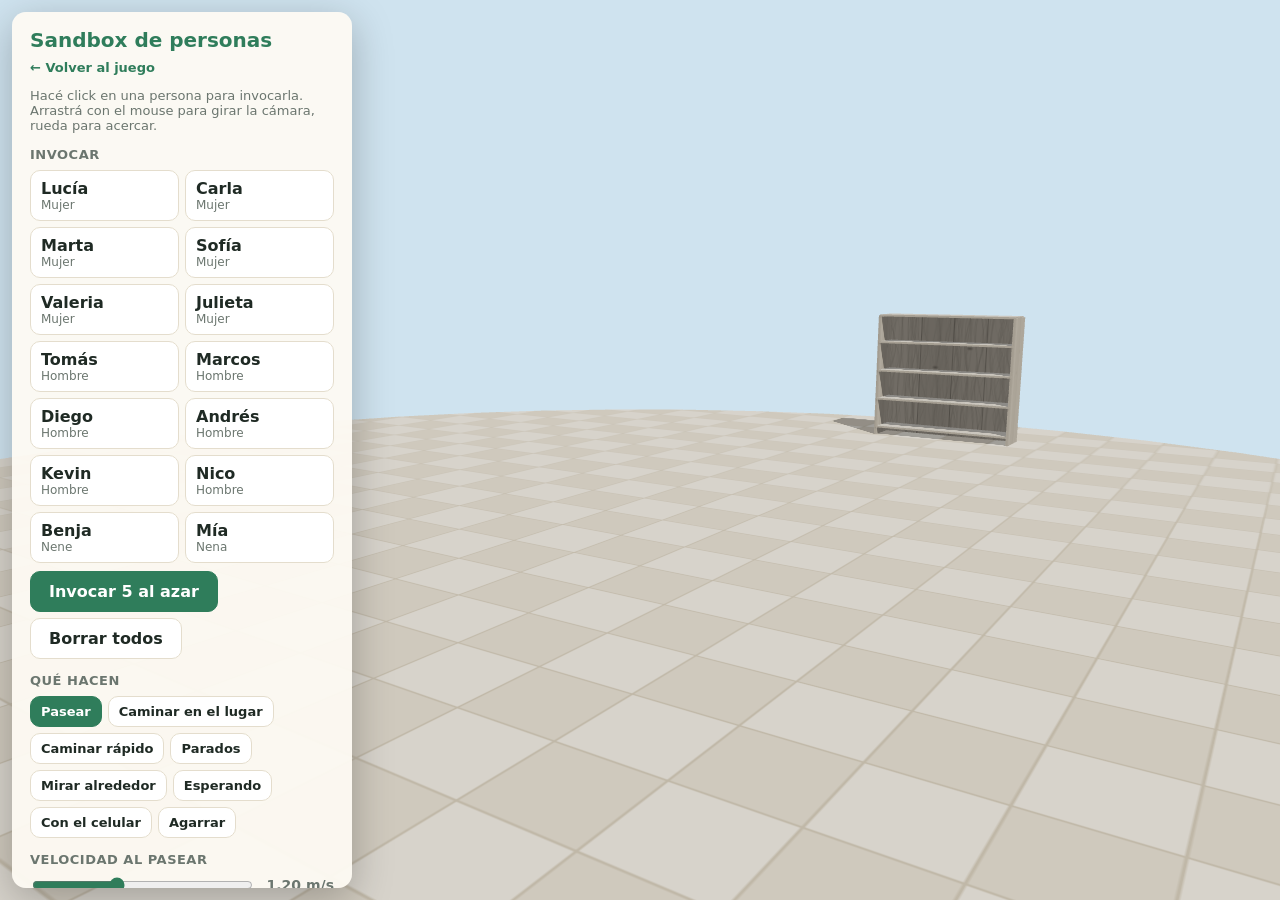
<file: sandbox.html>
<!doctype html>
<html lang="es">
<head>
  <meta charset="utf-8" />
  <meta name="viewport" content="width=device-width, initial-scale=1" />
  <title>Sandbox de personas</title>
  <link rel="stylesheet" href="css/style.css?v=202610250307" />
  <script type="importmap">
{
  "imports": {
    "three": "./vendor/three.module.min.js?v=202610250307",
    "three/addons/controls/OrbitControls.js": "./vendor/addons/controls/OrbitControls.js?v=202610250307",
    "./vendor/addons/controls/OrbitControls.js": "./vendor/addons/controls/OrbitControls.js?v=202610250307",
    "three/addons/loaders/GLTFLoader.js": "./vendor/addons/loaders/GLTFLoader.js?v=202610250307",
    "./vendor/addons/loaders/GLTFLoader.js": "./vendor/addons/loaders/GLTFLoader.js?v=202610250307",
    "three/addons/utils/BufferGeometryUtils.js": "./vendor/addons/utils/BufferGeometryUtils.js?v=202610250307",
    "./vendor/addons/utils/BufferGeometryUtils.js": "./vendor/addons/utils/BufferGeometryUtils.js?v=202610250307",
    "three/addons/utils/SkeletonUtils.js": "./vendor/addons/utils/SkeletonUtils.js?v=202610250307",
    "./vendor/addons/utils/SkeletonUtils.js": "./vendor/addons/utils/SkeletonUtils.js?v=202610250307",
    "./src/audio.js": "./src/audio.js?v=202610250307",
    "./src/boxes.js": "./src/boxes.js?v=202610250307",
    "./src/checkout.js": "./src/checkout.js?v=202610250307",
    "./src/cleaning.js": "./src/cleaning.js?v=202610250307",
    "./src/config.js": "./src/config.js?v=202610250307",
    "./src/customers.js": "./src/customers.js?v=202610250307",
    "./src/economy.js": "./src/economy.js?v=202610250307",
    "./src/exterior.js": "./src/exterior.js?v=202610250307",
    "./src/furniture.js": "./src/furniture.js?v=202610250307",
    "./src/main.js": "./src/main.js?v=202610250307",
    "./src/mover.js": "./src/mover.js?v=202610250307",
    "./src/pathfinding.js": "./src/pathfinding.js?v=202610250307",
    "./src/people.js": "./src/people.js?v=202610250307",
    "./src/player.js": "./src/player.js?v=202610250307",
    "./src/productArt.js": "./src/productArt.js?v=202610250307",
    "./src/productMeshes.js": "./src/productMeshes.js?v=202610250307",
    "./src/sandbox.js": "./src/sandbox.js?v=202610250307",
    "./src/save.js": "./src/save.js?v=202610250307",
    "./src/shelves.js": "./src/shelves.js?v=202610250307",
    "./src/textures.js": "./src/textures.js?v=202610250307",
    "./src/traffic.js": "./src/traffic.js?v=202610250307",
    "./src/ui.js": "./src/ui.js?v=202610250307",
    "./src/world.js": "./src/world.js?v=202610250307"
  }
}
  </script>
</head>
<body>
  <div id="app">
    <aside id="sandbox-panel">
      <div class="sb-head">
        <h2>Sandbox de personas</h2>
        <a href="./" class="sb-back">← Volver al juego</a>
      </div>
      <p class="small">Hacé click en una persona para invocarla. Arrastrá con el mouse para girar la cámara, rueda para acercar.</p>

      <h3>Invocar</h3>
      <div id="sb-people" class="sb-grid"></div>
      <div class="sb-row">
        <button class="btn primary" id="sb-random">Invocar 5 al azar</button>
        <button class="btn" id="sb-clear">Borrar todos</button>
      </div>

      <h3>Qué hacen</h3>
      <div class="sb-row" id="sb-modes">
        <button class="btn sb-mode active" data-mode="wander">Pasear</button>
        <button class="btn sb-mode" data-mode="walk">Caminar en el lugar</button>
        <button class="btn sb-mode" data-mode="walkFast">Caminar rápido</button>
        <button class="btn sb-mode" data-mode="idle">Parados</button>
        <button class="btn sb-mode" data-mode="look">Mirar alrededor</button>
        <button class="btn sb-mode" data-mode="wait">Esperando</button>
        <button class="btn sb-mode" data-mode="phone">Con el celular</button>
        <button class="btn sb-mode" data-mode="take">Agarrar</button>
      </div>

      <h3>Velocidad al pasear</h3>
      <div class="setting"><input type="range" id="sb-speed" min="0.6" max="2.2" step="0.05" value="1.2" /><span id="sb-speed-val" class="sens-val">1.20 m/s</span></div>

      <p class="small" id="sb-status">Personas: 0</p>
      <p class="small credits">Modelos y animaciones: <a href="https://github.com/microsoft/Microsoft-Rocketbox" target="_blank" rel="noopener">Microsoft Rocketbox</a> (licencia MIT).</p>
    </aside>
    <div id="sb-loading" class="hidden">Cargando…</div>
  </div>
  <script type="module" src="src/sandbox.js?v=202610250307"></script>
</body>
</html>
</file>
<file: css/style.css>
:root {
  --bg: #0f1a14;
  --card: #fdfaf3;
  --ink: #1f2a24;
  --muted: #6b766f;
  --green: #2f7d5b;
  --green-dark: #1f5a40;
  --yellow: #f2c94c;
  --red: #c0392b;
  --chip: rgba(15, 26, 20, 0.72);
  --line: #e4ddcd;
}

* { box-sizing: border-box; }
html, body { margin: 0; height: 100%; overflow: hidden; background: var(--bg); font-family: system-ui, -apple-system, "Segoe UI", Roboto, sans-serif; color: var(--ink); }
#app { position: fixed; inset: 0; }
canvas { display: block; }
.hidden { display: none !important; }
button { font: inherit; cursor: pointer; }

/* ---------- HUD ---------- */
#hud { position: absolute; inset: 0; pointer-events: none; color: #fff; }
.chip { background: var(--chip); padding: 6px 12px; border-radius: 10px; font-weight: 600; backdrop-filter: blur(4px); }
#topbar { position: absolute; top: 14px; left: 14px; display: flex; gap: 8px; }
.clock { font-variant-numeric: tabular-nums; min-width: 70px; text-align: center; }
.status.open { background: rgba(27, 94, 32, 0.9); }
.status.closed { background: rgba(127, 29, 29, 0.85); }
#hud-right { position: absolute; top: 14px; right: 14px; display: flex; flex-direction: column; align-items: flex-end; gap: 6px; }
.money { font-size: 22px; font-variant-numeric: tabular-nums; color: #b9f6ca; }
.mini { background: var(--chip); padding: 3px 10px; border-radius: 8px; font-size: 13px; }
#crosshair { position: absolute; left: 50%; top: 50%; width: 6px; height: 6px; margin: -3px 0 0 -3px; border-radius: 50%; background: #fff; box-shadow: 0 0 0 1.5px rgba(0,0,0,0.5); }
#crosshair.active { width: 10px; height: 10px; margin: -5px 0 0 -5px; background: var(--yellow); }
#hint { position: absolute; left: 50%; top: calc(50% + 26px); transform: translateX(-50%); background: var(--chip); padding: 6px 12px; border-radius: 8px; font-size: 14px; white-space: pre-line; text-align: center; }
#hint:empty { display: none; }
#progress { position: absolute; left: 50%; top: calc(50% + 70px); width: 140px; height: 8px; margin-left: -70px; background: rgba(0,0,0,0.5); border-radius: 4px; overflow: hidden; display: none; }
#progress-bar { height: 100%; width: 0; background: var(--yellow); }
#held { position: absolute; left: 50%; bottom: 46px; transform: translateX(-50%); background: var(--chip); padding: 6px 14px; border-radius: 8px; font-weight: 600; }
#held:empty { display: none; }
#checkout-hud { position: absolute; left: 14px; top: 60px; background: var(--chip); padding: 8px 12px; border-radius: 10px; font-size: 14px; min-width: 200px; white-space: pre-line; }
#checkout-hud:empty { display: none; }
#toasts { position: absolute; left: 50%; top: 14px; transform: translateX(-50%); display: flex; flex-direction: column; align-items: center; gap: 6px; }
.toast { background: rgba(15, 26, 20, 0.85); padding: 8px 14px; border-radius: 10px; font-size: 14px; animation: toastIn .25s ease-out; max-width: 70vw; text-align: center; }
.toast.good { border-left: 4px solid #4caf50; }
.toast.bad { border-left: 4px solid #ef5350; }
.toast.info { border-left: 4px solid var(--yellow); }
@keyframes toastIn { from { opacity: 0; transform: translateY(-6px); } to { opacity: 1; transform: none; } }
#keys-help { position: absolute; left: 50%; bottom: 12px; transform: translateX(-50%); font-size: 12px; opacity: 0.75; text-shadow: 0 1px 2px #000; white-space: nowrap; }

/* ---------- Overlays ---------- */
.overlay { position: absolute; inset: 0; display: flex; align-items: center; justify-content: center; background: rgba(8, 16, 12, 0.6); backdrop-filter: blur(3px); padding: 16px; }
.card { background: var(--card); border-radius: 16px; padding: 28px 32px; max-width: 900px; width: 100%; box-shadow: 0 20px 60px rgba(0,0,0,0.4); max-height: 100%; overflow: auto; }
.card h1 { margin: 0; font-size: 46px; letter-spacing: 2px; color: var(--green); }
.card h2 { margin-top: 0; }
.subtitle { color: var(--muted); margin-top: 6px; }
.buttons { display: flex; gap: 10px; flex-wrap: wrap; margin: 18px 0; }
.buttons button, .btn { border: 1px solid var(--line); background: #fff; padding: 10px 18px; border-radius: 10px; font-weight: 600; color: var(--ink); }
.buttons button.primary, .btn.primary { background: var(--green); color: #fff; border-color: var(--green); }
.buttons button:hover, .btn:hover { filter: brightness(0.96); }
.btn:disabled { opacity: 0.45; cursor: not-allowed; }
.howto { display: grid; grid-template-columns: 1.4fr 1fr; gap: 24px; font-size: 14px; line-height: 1.5; }
.howto h3 { margin: 0 0 6px; }
.howto ol { padding-left: 18px; margin: 0; }
.controls { list-style: none; padding: 0; margin: 0; }
.controls li { margin-bottom: 6px; }
kbd { background: #eee8da; border: 1px solid #d5ccb8; border-bottom-width: 2px; border-radius: 5px; padding: 1px 6px; font-size: 12px; font-family: inherit; }
.small { font-size: 13px; color: var(--muted); }
.notice { margin-top: 14px; padding: 10px 14px; border-radius: 10px; background: #fff4d6; color: #6b4e00; font-size: 14px; font-weight: 600; }
.notice.error { background: #fde4e1; color: var(--red); }
.setting { display: flex; align-items: center; gap: 12px; margin: 4px 0 16px; font-size: 14px; font-weight: 600; flex-wrap: wrap; }
.setting input[type=range] { flex: 1; min-width: 160px; max-width: 320px; accent-color: var(--green); }
.sens-val { font-variant-numeric: tabular-nums; min-width: 48px; color: var(--muted); }
@media (max-width: 700px) { .howto { grid-template-columns: 1fr; } .card h1 { font-size: 34px; } }

/* ---------- Paneles (computadora, cobro, resumen) ---------- */
.panel { position: absolute; inset: 0; display: flex; align-items: center; justify-content: center; background: rgba(8, 16, 12, 0.45); padding: 16px; }
.panel-inner { position: relative; background: var(--card); border-radius: 16px; width: min(960px, 100%); max-height: 100%; overflow: auto; padding: 22px 26px; box-shadow: 0 20px 60px rgba(0,0,0,0.45); }
.panel-inner.narrow { width: min(460px, 100%); }
.close { position: absolute; top: 12px; right: 12px; border: none; background: #eee8da; width: 32px; height: 32px; border-radius: 8px; font-size: 16px; }
.tabs { display: flex; gap: 6px; margin-bottom: 16px; border-bottom: 2px solid var(--line); }
.tab { border: none; background: none; padding: 10px 16px; font-weight: 600; color: var(--muted); border-bottom: 3px solid transparent; margin-bottom: -2px; }
.tab.active { color: var(--green); border-bottom-color: var(--green); }
table { width: 100%; border-collapse: collapse; font-size: 14px; }
th { text-align: left; color: var(--muted); font-weight: 600; font-size: 12px; text-transform: uppercase; letter-spacing: .5px; padding: 6px 8px; border-bottom: 1px solid var(--line); }
td { padding: 7px 8px; border-bottom: 1px solid #f0ebe0; vertical-align: middle; }
td.num, th.num { text-align: right; font-variant-numeric: tabular-nums; }
.swatch { display: inline-block; width: 14px; height: 14px; border-radius: 4px; margin-right: 8px; vertical-align: -2px; border: 1px solid rgba(0,0,0,0.15); }
.qty { display: inline-flex; align-items: center; gap: 6px; }
.qty button { width: 28px; height: 28px; border-radius: 7px; border: 1px solid var(--line); background: #fff; font-weight: 700; }
.qty span { min-width: 22px; text-align: center; font-variant-numeric: tabular-nums; font-weight: 600; }
.up { color: var(--red); font-weight: 600; }
.down { color: #2e7d32; font-weight: 600; }
.flat { color: var(--muted); }
.footer { display: flex; justify-content: space-between; align-items: center; margin-top: 16px; gap: 12px; flex-wrap: wrap; }
.footer .total { font-size: 18px; font-weight: 700; }
.price-input { width: 84px; padding: 5px 6px; border: 1px solid var(--line); border-radius: 7px; font: inherit; text-align: right; }
.pill { display: inline-block; padding: 2px 8px; border-radius: 999px; font-size: 12px; font-weight: 600; }
.pill.high { background: #e3f4e5; color: #2e7d32; }
.pill.mid { background: #fff4d6; color: #a06d00; }
.pill.low { background: #fde4e1; color: var(--red); }
.stat-grid { display: grid; grid-template-columns: repeat(auto-fit, minmax(170px, 1fr)); gap: 10px; margin-bottom: 16px; }
.stat { background: #fff; border: 1px solid var(--line); border-radius: 12px; padding: 12px 14px; }
.stat .label { font-size: 12px; color: var(--muted); text-transform: uppercase; letter-spacing: .5px; }
.stat .value { font-size: 22px; font-weight: 700; margin-top: 4px; font-variant-numeric: tabular-nums; }
.bar { height: 8px; background: #eee8da; border-radius: 4px; overflow: hidden; margin-top: 8px; }
.bar > div { height: 100%; background: var(--green); }

/* cobro */
.pay-head { display: flex; justify-content: space-between; align-items: baseline; margin-bottom: 10px; }
.pay-big { font-size: 34px; font-weight: 800; font-variant-numeric: tabular-nums; }
.pay-row { display: flex; justify-content: space-between; padding: 6px 0; border-bottom: 1px dashed var(--line); font-variant-numeric: tabular-nums; }
.pay-row b { font-size: 18px; }
.display { background: #102a1d; color: #b9f6ca; font-size: 30px; font-weight: 700; text-align: right; padding: 10px 14px; border-radius: 10px; margin: 12px 0; font-variant-numeric: tabular-nums; min-height: 56px; }
.keypad { display: grid; grid-template-columns: repeat(3, 1fr); gap: 8px; }
.keypad button { padding: 14px 0; font-size: 20px; font-weight: 700; border-radius: 10px; border: 1px solid var(--line); background: #fff; }
.money-grid { display: grid; grid-template-columns: repeat(5, 1fr); gap: 8px; margin: 12px 0; }
.bill { padding: 14px 0; border-radius: 8px; border: 1px solid rgba(0,0,0,0.12); font-weight: 800; font-size: 15px; background: #cfe8d4; color: #1b4d2a; }
.coin { padding: 12px 0; border-radius: 999px; border: 1px solid rgba(0,0,0,0.12); font-weight: 800; font-size: 14px; background: #f1dfa8; color: #6b4e00; }
.err { color: var(--red); font-weight: 600; min-height: 22px; margin-top: 8px; }

/* ---------- Sandbox de personas ---------- */
#sandbox-panel { position: absolute; top: 12px; left: 12px; bottom: 12px; width: min(340px, calc(100% - 24px)); overflow: auto; background: rgba(253, 250, 243, 0.95); border-radius: 14px; padding: 16px 18px; box-shadow: 0 10px 40px rgba(0,0,0,0.25); }
#sandbox-panel h2 { margin: 0; font-size: 20px; color: var(--green); }
#sandbox-panel h3 { margin: 14px 0 8px; font-size: 13px; text-transform: uppercase; letter-spacing: .5px; color: var(--muted); }
.sb-head { display: flex; justify-content: space-between; align-items: baseline; gap: 8px; flex-wrap: wrap; }
.sb-back { font-size: 13px; color: var(--green); font-weight: 600; text-decoration: none; }
.sb-grid { display: grid; grid-template-columns: repeat(2, 1fr); gap: 6px; }
.sb-person { display: flex; flex-direction: column; align-items: flex-start; padding: 8px 10px !important; }
.sb-person span { font-size: 12px; color: var(--muted); font-weight: 500; }
.sb-row { display: flex; gap: 6px; flex-wrap: wrap; margin-top: 8px; }
.sb-mode { padding: 7px 10px !important; font-size: 13px; }
.sb-mode.active { background: var(--green); color: #fff; border-color: var(--green); }
.credits a { color: var(--green); }
#sb-loading { position: absolute; right: 16px; top: 16px; background: var(--chip); color: #fff; padding: 8px 14px; border-radius: 10px; font-weight: 600; }
.link-sandbox { display: inline-block; margin-left: 4px; font-size: 14px; color: var(--green); font-weight: 600; }
</file>
